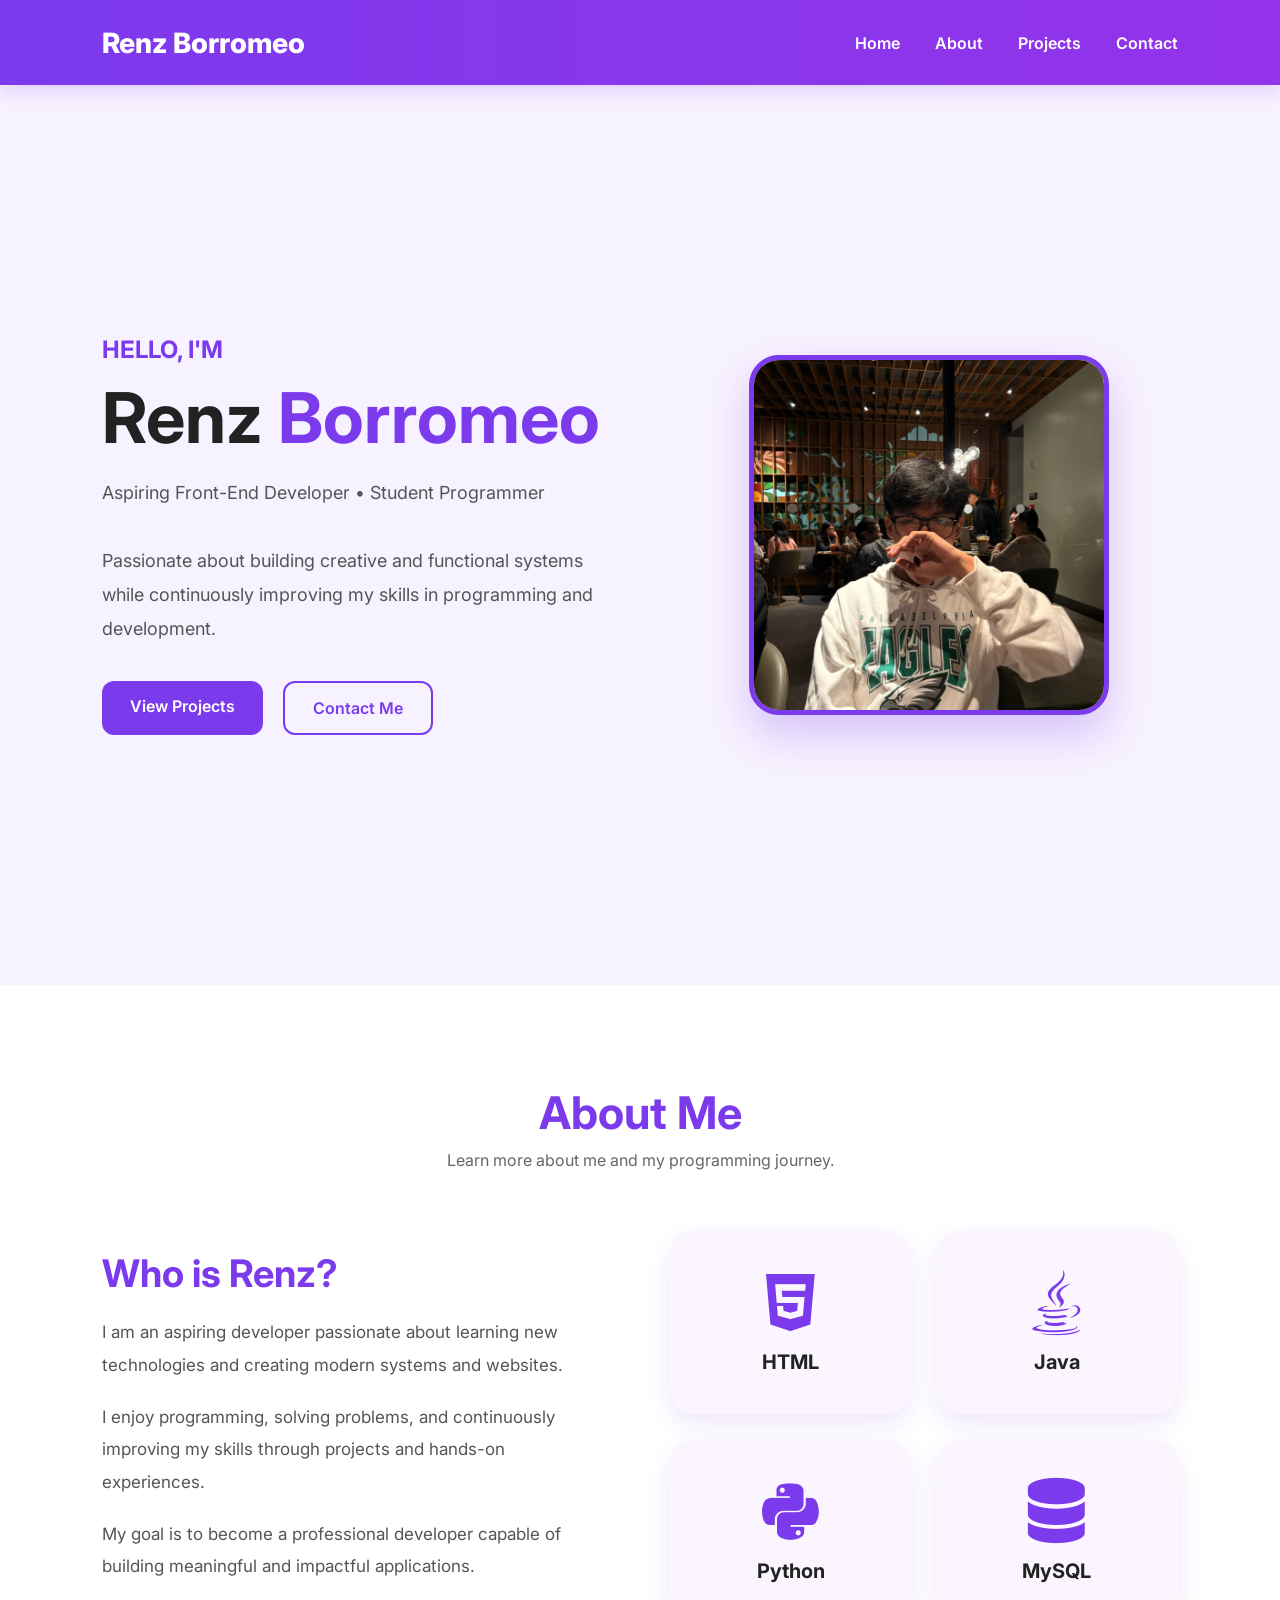
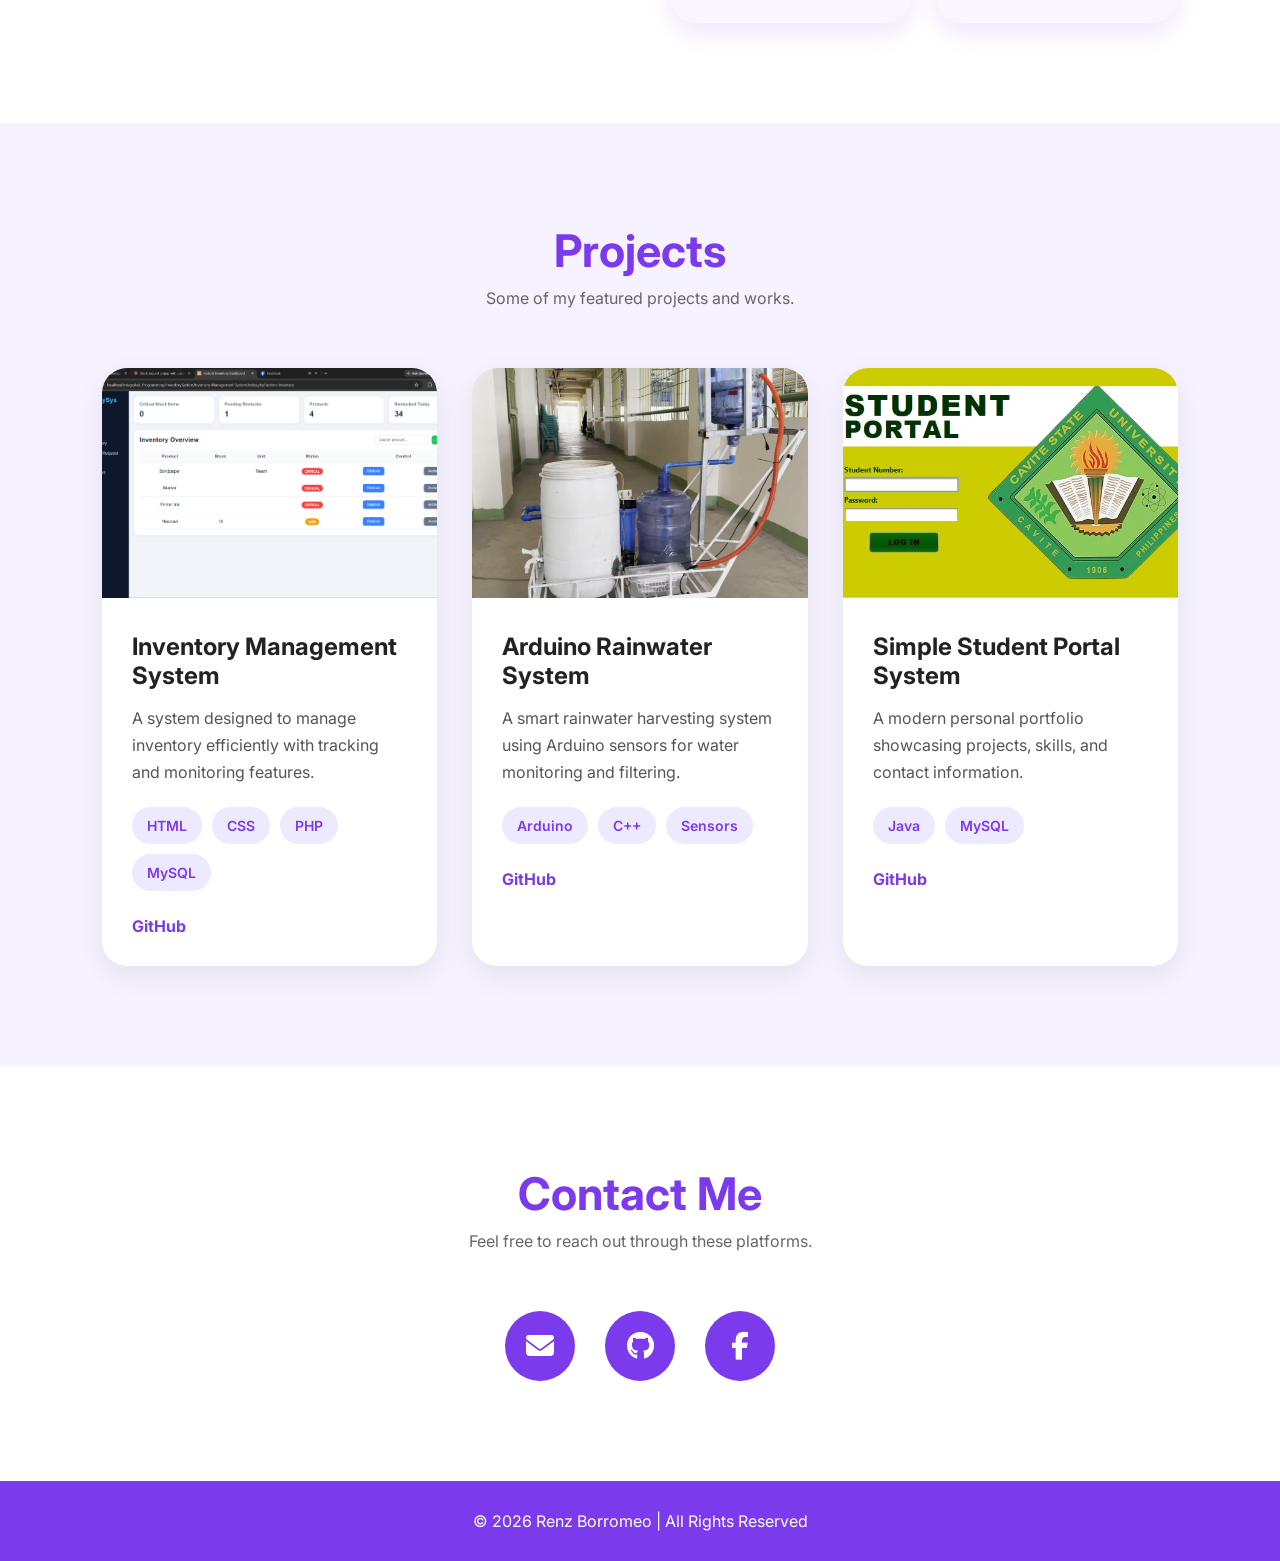
<file: portfolio.html>
<!DOCTYPE html>
<html lang="en">

<head>

  <meta charset="UTF-8">
  <meta name="viewport" content="width=device-width, initial-scale=1.0">

  <title>Renz Portfolio</title>

  <!-- GOOGLE FONT -->
  <link rel="preconnect" href="https://fonts.googleapis.com">
  <link rel="preconnect" href="https://fonts.gstatic.com" crossorigin>

  <link href="https://fonts.googleapis.com/css2?family=Inter:wght@300;400;500;600;700;800&display=swap" rel="stylesheet">

  <!-- FONT AWESOME -->
  <link rel="stylesheet"
  href="https://cdnjs.cloudflare.com/ajax/libs/font-awesome/6.5.1/css/all.min.css"/>

  <!-- CSS -->
  <link rel="stylesheet" href="style.css">

</head>

<body>

  <!-- ========================= -->
  <!--         NAVBAR           -->
  <!-- ========================= -->

  <nav>

    <div class="logo">
      Renz Borromeo
    </div>

    <div class="nav-links">

      <a href="#home">Home</a>
      <a href="#about">About</a>
      <a href="#projects">Projects</a>
      <a href="#contact">Contact</a>

    </div>

  </nav>


  <!--       HERO SECTION       -->


  <section class="hero" id="home">

    <div class="hero-text">

      <h3>HELLO, I'M </h3>

      <h1>
        Renz <span class="typing-name">Borromeo</span>
      </h1>

      <p>
        Aspiring Front-End Developer • Student Programmer
        <br><br>
        Passionate about building creative and functional systems while continuously improving my skills in programming and development.
      </p>

      <div class="hero-buttons">

        <a href="#projects" class="btn primary-btn">
          View Projects
        </a>

        <a href="#contact" class="btn secondary-btn">
          Contact Me
        </a>

      </div>

    </div>

    <div class="hero-image">

      <img src="portfolio.jpeg" alt="Profile Picture">

    </div>

  </section>

  <!-- ========================= -->
  <!--       ABOUT SECTION      -->
  <!-- ========================= -->

  <section class="about" id="about">

    <div class="section-title">

      <h2>About Me</h2>

      <p>
        Learn more about me and my programming journey.
      </p>

    </div>

    <div class="about-container">

      <!-- LEFT SIDE -->

      <div class="about-left">

        <h3>Who is Renz?</h3>

        <p>
          I am an aspiring developer passionate about learning new technologies and creating modern systems and websites.
        </p>

        <p>
          I enjoy programming, solving problems, and continuously improving my skills through projects and hands-on experiences.
        </p>

        <p>
          My goal is to become a professional developer capable of building meaningful and impactful applications.
        </p>

      </div>

      <!-- RIGHT SIDE -->

      <div class="about-right">

        <div class="skill-card">

          <i class="fa-brands fa-html5"></i>

          <span>HTML</span>

        </div>

        <div class="skill-card">

          <i class="fa-brands fa-java"></i>

          <span>Java</span>

        </div>

        <div class="skill-card">

          <i class="fa-brands fa-python"></i>

          <span>Python</span>

        </div>

        <div class="skill-card">

          <i class="fa-solid fa-database"></i>

          <span>MySQL</span>

        </div>

      </div>

    </div>

  </section>

  <!-- ========================= -->
  <!--      PROJECT SECTION     -->
  <!-- ========================= -->

  <section class="projects" id="projects">

    <div class="section-title">

      <h2>Projects</h2>

      <p>
        Some of my featured projects and works.
      </p>

    </div>

    <div class="project-grid">

      <!-- PROJECT 1 -->

      <div class="project-card">

        <img src="project1.png" alt="">

        <div class="project-content">

          <h3>Inventory Management System</h3>

          <p>
            A system designed to manage inventory efficiently with tracking and monitoring features.
          </p>

          <div class="tech-stack">

            <div class="tech">HTML</div>
            <div class="tech">CSS</div>
            <div class="tech">PHP</div>
            <div class="tech">MySQL</div>

          </div>

          <div class="project-links">

            <a href="#">GitHub</a>

          </div>

        </div>

      </div>

      <!-- PROJECT 2 -->

      <div class="project-card">

        <img src="project2.png" alt="">

        <div class="project-content">

          <h3>Arduino Rainwater System</h3>

          <p>
            A smart rainwater harvesting system using Arduino sensors for water monitoring and filtering.
          </p>

          <div class="tech-stack">

            <div class="tech">Arduino</div>
            <div class="tech">C++</div>
            <div class="tech">Sensors</div>

          </div>

          <div class="project-links">

            <a href="#">GitHub</a>

          </div>

        </div>

      </div>

      <!-- PROJECT 3 -->

      <div class="project-card">

        <img src="project3.jfif" alt="">

        <div class="project-content">

          <h3>Simple Student Portal System</h3>

          <p>
            A modern personal portfolio showcasing projects, skills, and contact information.
          </p>

          <div class="tech-stack">

            <div class="tech">Java</div>
            <div class="tech">MySQL</div>

          </div>

          <div class="project-links">

            <a href="#">GitHub</a>

          </div>

        </div>

      </div>

    </div>

  </section>

  <!-- ========================= -->
  <!--      CONTACT SECTION     -->
  <!-- ========================= -->

  <section class="contact" id="contact">

    <div class="section-title">

      <h2>Contact Me</h2>

      <p>
        Feel free to reach out through these platforms.
      </p>

    </div>

    <div class="contact-links">

      <a href="mailto:ririonouji@gmail.com">

        <i class="fa-solid fa-envelope"></i>

      </a>

      <a href="https://github.com/Rionouji" target="_blank">

        <i class="fa-brands fa-github"></i>

      </a>

      <a href="https://www.facebook.com/riopppp/" target="_blank">

        <i class="fa-brands fa-facebook-f"></i>

      </a>

    </div>

  </section>

  <!-- ========================= -->
  <!--          FOOTER          -->
  <!-- ========================= -->

  <footer>

    © 2026 Renz Borromeo | All Rights Reserved

  </footer>

</body>
</html>
</file>
<file: style.css>
/* ========================= */
/*        style.css          */
/* ========================= */

*{
  margin: 0;
  padding: 0;
  box-sizing: border-box;
}

html{
  scroll-behavior: smooth;
}

body{
  font-family: 'Inter', sans-serif;
  background: #f7f2ff;
  color: #222;
}

/* ========================= */
/*          NAVBAR           */
/* ========================= */

nav{
  width: 100%;
  height: 85px;

  background: linear-gradient(to right, #7c3aed, #9333ea);

  display: flex;
  justify-content: space-between;
  align-items: center;

  padding: 0 8%;

  position: sticky;
  top: 0;

  z-index: 1000;

  box-shadow: 0 5px 20px rgba(124,58,237,0.2);
}

.logo{
  font-size: 28px;
  font-weight: 800;
  color: white;
}

.nav-links{
  display: flex;
  gap: 35px;
}

.nav-links a{
  text-decoration: none;
  color: white;
  font-weight: 600;
  transition: 0.3s;
}

.nav-links a:hover{
  opacity: 0.7;
}

/* ========================= */
/*       HERO SECTION        */
/* ========================= */

.hero{
  min-height: 100vh;

  display: flex;
  justify-content: center;
  align-items: center;

  gap: 80px;
  flex-wrap: wrap;

  padding: 100px 8%;
}

.hero-text{
  flex: 1;
  min-width: 300px;
}

.hero-text h3{
  color: #7c3aed;
  margin-bottom: 15px;
  font-size: 24px;
}

.hero-text h1{
  font-size: 70px;
  line-height: 1.1;
  margin-bottom: 20px;
  white-space: nowrap;
}

.hero-text span{
  color: #7c3aed;
}

.hero-text p{
  font-size: 18px;
  line-height: 1.9;
  color: #555;
  margin-bottom: 35px;
  max-width: 650px;
}

.hero-buttons{
  display: flex;
  gap: 20px;
  flex-wrap: wrap;
}

.btn{
  padding: 15px 28px;
  border-radius: 12px;

  text-decoration: none;
  font-weight: 600;

  transition: 0.3s;
}

.primary-btn{
  background: #7c3aed;
  color: white;
}

.primary-btn:hover{
  background: #6d28d9;
  transform: translateY(-5px);
}

.secondary-btn{
  border: 2px solid #7c3aed;
  color: #7c3aed;
}

.secondary-btn:hover{
  background: #7c3aed;
  color: white;
}

.hero-image{
  flex: 1;

  display: flex;
  justify-content: center;

  min-width: 300px;
}

.hero-image img{
  width: 360px;
  height: 360px;

  object-fit: cover;

  border-radius: 30px;

  border: 5px solid #7c3aed;

  box-shadow: 0 20px 40px rgba(124,58,237,0.25);
}

.typing-name {
  display: inline-block;
  border-right: 4px solid #7c3aed;
  white-space: nowrap;
  overflow: hidden;
  width: 0;
  vertical-align: top;
  animation:
    typing 2s steps(8, end) forwards,
    blink 0.75s step-end infinite;
}

@keyframes typing {
  from { width: 0; }
  to { width: 100%; }
}

@keyframes blink {
  from, to { border-color: transparent; }
  50% { border-color: #7c3aed; }
}


/* ========================= */
/*       SECTION TITLE       */
/* ========================= */

.section-title{
  text-align: center;
  margin-bottom: 60px;
}

.section-title h2{
  font-size: 45px;
  color: #7c3aed;
  margin-bottom: 10px;
}

.section-title p{
  color: #666;
}

/* ========================= */
/*        ABOUT SECTION      */
/* ========================= */

.about{
  padding: 100px 8%;
  background: white;
}

.about-container{
  display: flex;
  justify-content: space-between;
  align-items: center;

  gap: 60px;
  flex-wrap: wrap;
}

/* LEFT SIDE */

.about-left{
  flex: 1;
  min-width: 320px;
}

.about-left h3{
  font-size: 38px;
  color: #7c3aed;
  margin-bottom: 20px;
}

.about-left p{
  line-height: 1.9;
  color: #555;
  margin-bottom: 20px;
  font-size: 17px;
}

/* RIGHT SIDE */

.about-right{
  flex: 1;
  min-width: 320px;

  display: grid;
  grid-template-columns: repeat(2, 1fr);

  gap: 25px;
}

/* SKILL CARD */

/* SKILL CARD */

.skill-card{
  background: #faf5ff;

  border-radius: 25px;

  padding: 40px 20px;

  display: flex;
  flex-direction: column;
  align-items: center;
  justify-content: center;

  transition: 0.3s;

  box-shadow: 0 10px 25px rgba(124,58,237,0.12);
}

.skill-card:hover{
  transform: translateY(-8px);
  background: #7c3aed;
}

.skill-card:hover i{
  color: white;
}

.skill-card:hover span{
  color: white;
}

.skill-card i{
  font-size: 65px;
  color: #7c3aed;
  margin-bottom: 15px;
  transition: 0.3s;
}

.skill-card span{
  font-size: 20px;
  font-weight: 700;
  transition: 0.3s;
}

/* ========================= */
/*       PROJECT SECTION     */
/* ========================= */

.projects{
  padding: 100px 8%;
}

.project-grid{
  display: grid;

  grid-template-columns: repeat(auto-fit, minmax(320px, 1fr));

  gap: 35px;
}

.project-card{
  background: white;

  border-radius: 25px;

  overflow: hidden;

  transition: 0.3s;

  box-shadow: 0 10px 30px rgba(0,0,0,0.08);
}

.project-card:hover{
  transform: translateY(-10px);
}

.project-card img{
  width: 100%;
  height: 230px;

  object-fit: cover;
}

.project-content{
  padding: 30px;
}

.project-content h3{
  margin-bottom: 15px;
  font-size: 24px;
}

.project-content p{
  color: #555;
  line-height: 1.7;
  margin-bottom: 20px;
}

.tech-stack{
  display: flex;
  gap: 10px;
  flex-wrap: wrap;

  margin-bottom: 25px;
}

.tech{
  background: #ede9fe;

  color: #7c3aed;

  padding: 10px 15px;

  border-radius: 999px;

  font-size: 14px;
  font-weight: 600;
}

.project-links{
  display: flex;
  gap: 20px;
}

.project-links a{
  text-decoration: none;
  color: #7c3aed;
  font-weight: 700;
}

/* ========================= */
/*      CONTACT SECTION      */
/* ========================= */

.contact{
  padding: 100px 8%;
  background: white;
}

.contact-links{
  display: flex;
  justify-content: center;
  gap: 30px;
  flex-wrap: wrap;
}

.contact-links a{
  width: 70px;
  height: 70px;

  display: flex;
  justify-content: center;
  align-items: center;

  border-radius: 50%;

  background: #7c3aed;

  color: white;

  text-decoration: none;

  font-size: 28px;

  transition: 0.3s;
}

.contact-links a:hover{
  transform: translateY(-8px);
  background: #6d28d9;
}

/* ========================= */
/*          FOOTER           */
/* ========================= */

footer{
  text-align: center;

  padding: 30px;

  background: #7c3aed;

  color: white;
}

/* ========================= */
/*        RESPONSIVE         */
/* ========================= */

@media(max-width: 768px){

  nav{
    flex-direction: column;
    height: auto;
    padding: 20px;
    gap: 20px;
  }

  .nav-links{
    flex-wrap: wrap;
    justify-content: center;
  }

  .hero-text h1{
    font-size: 50px;
  }

  .hero-image img{
    width: 300px;
    height: 300px;
  }

}
</file>
